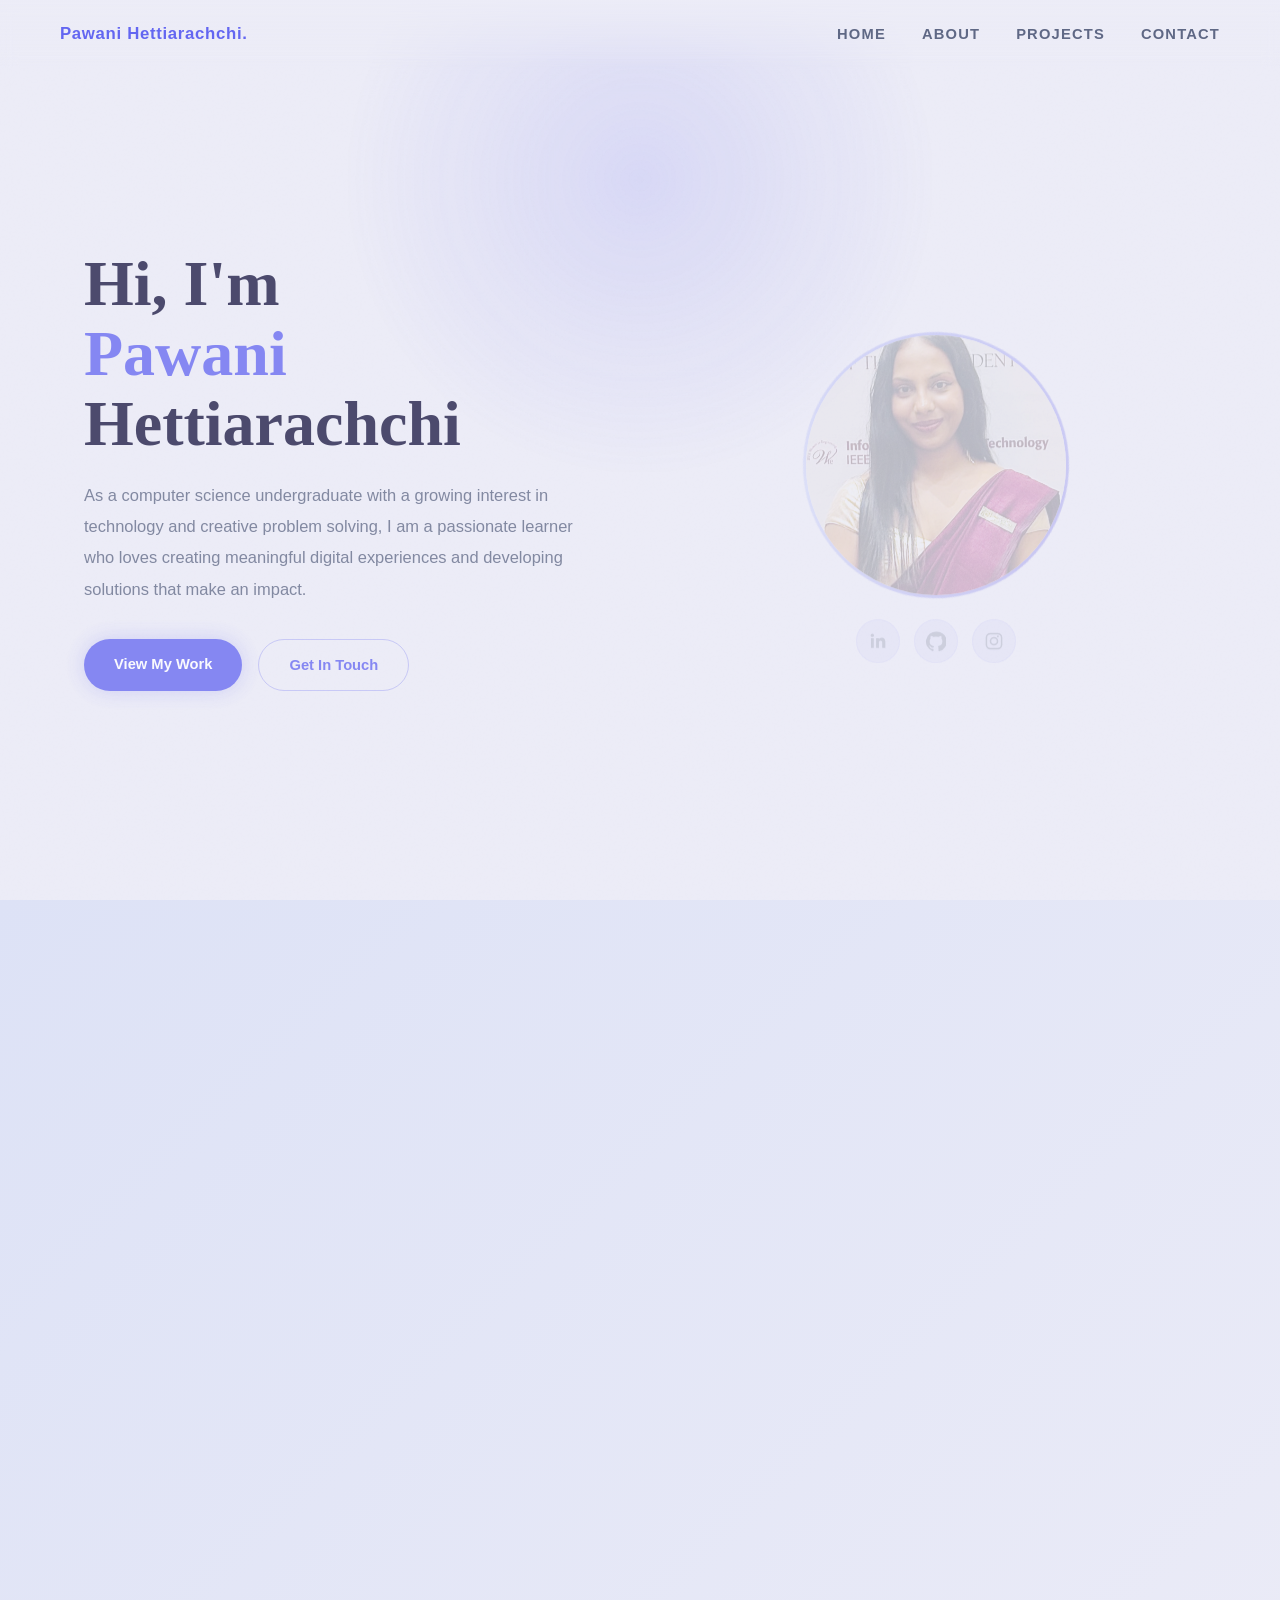
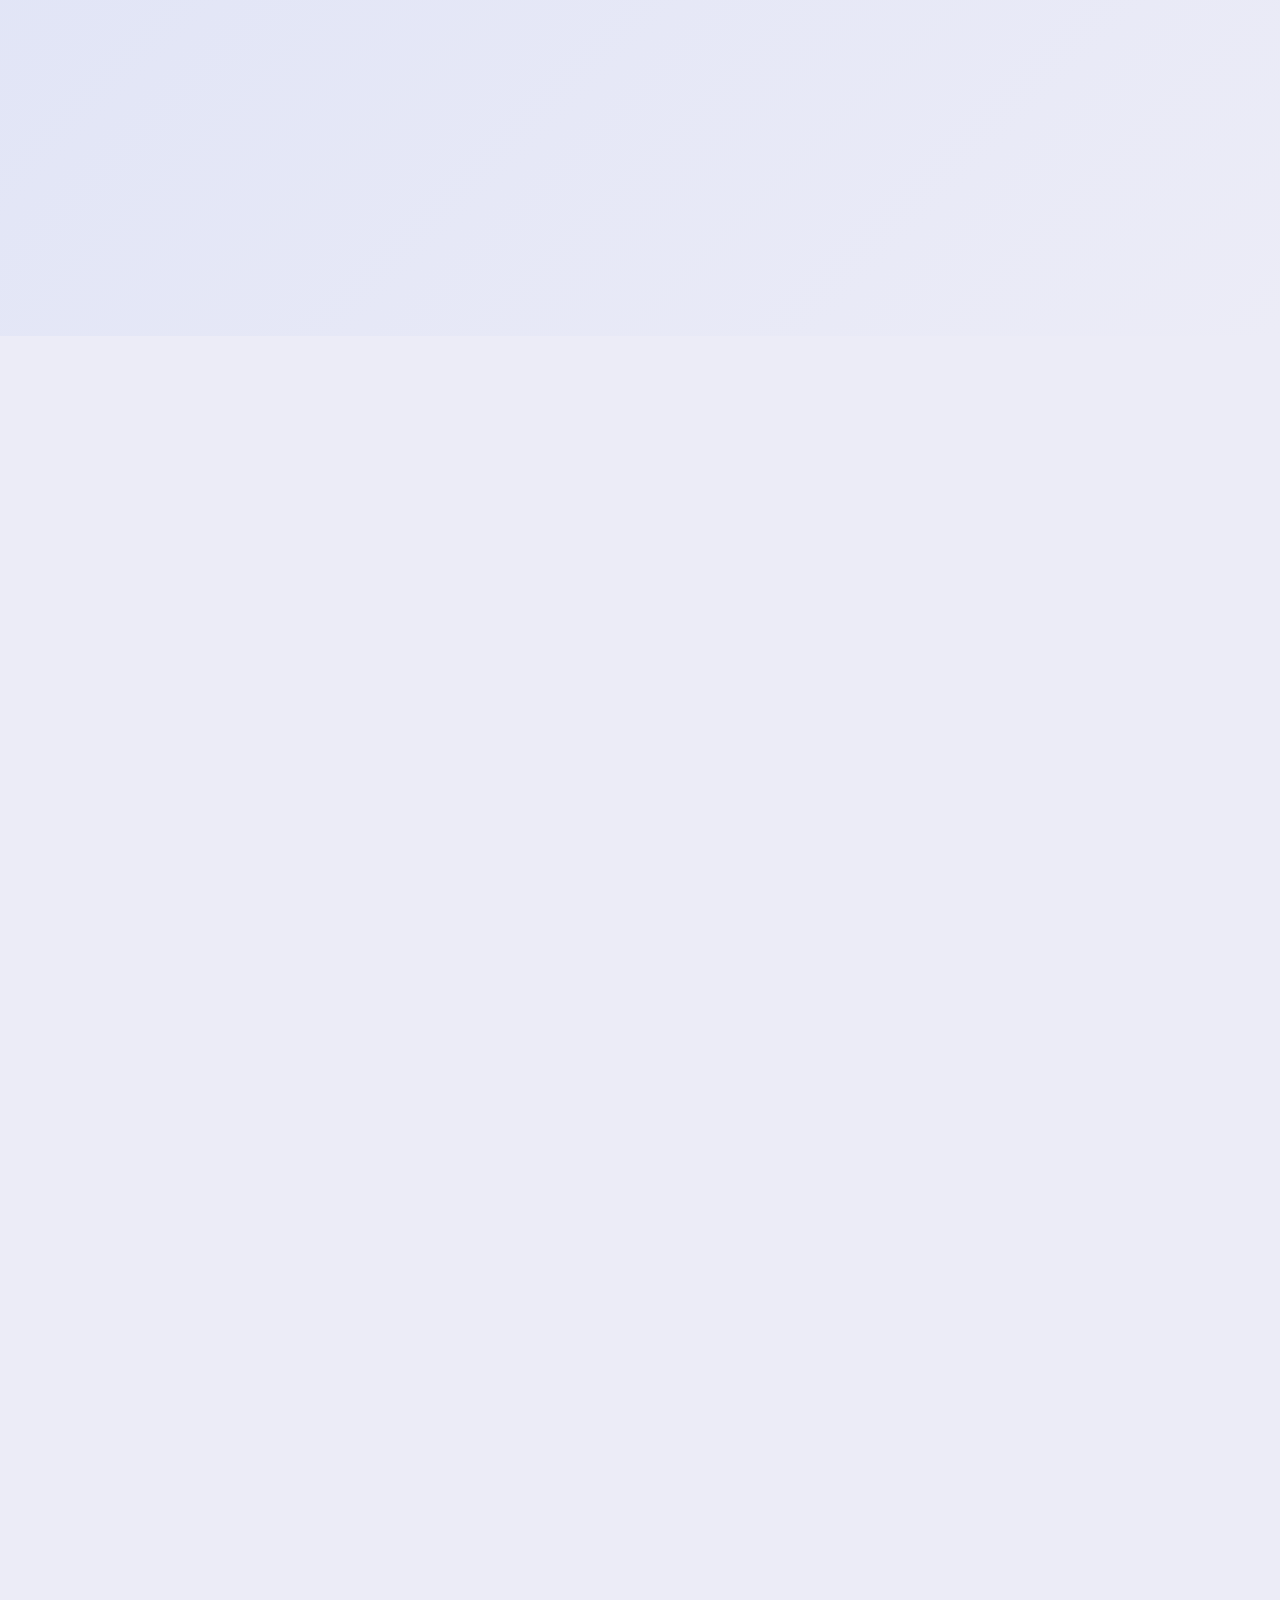
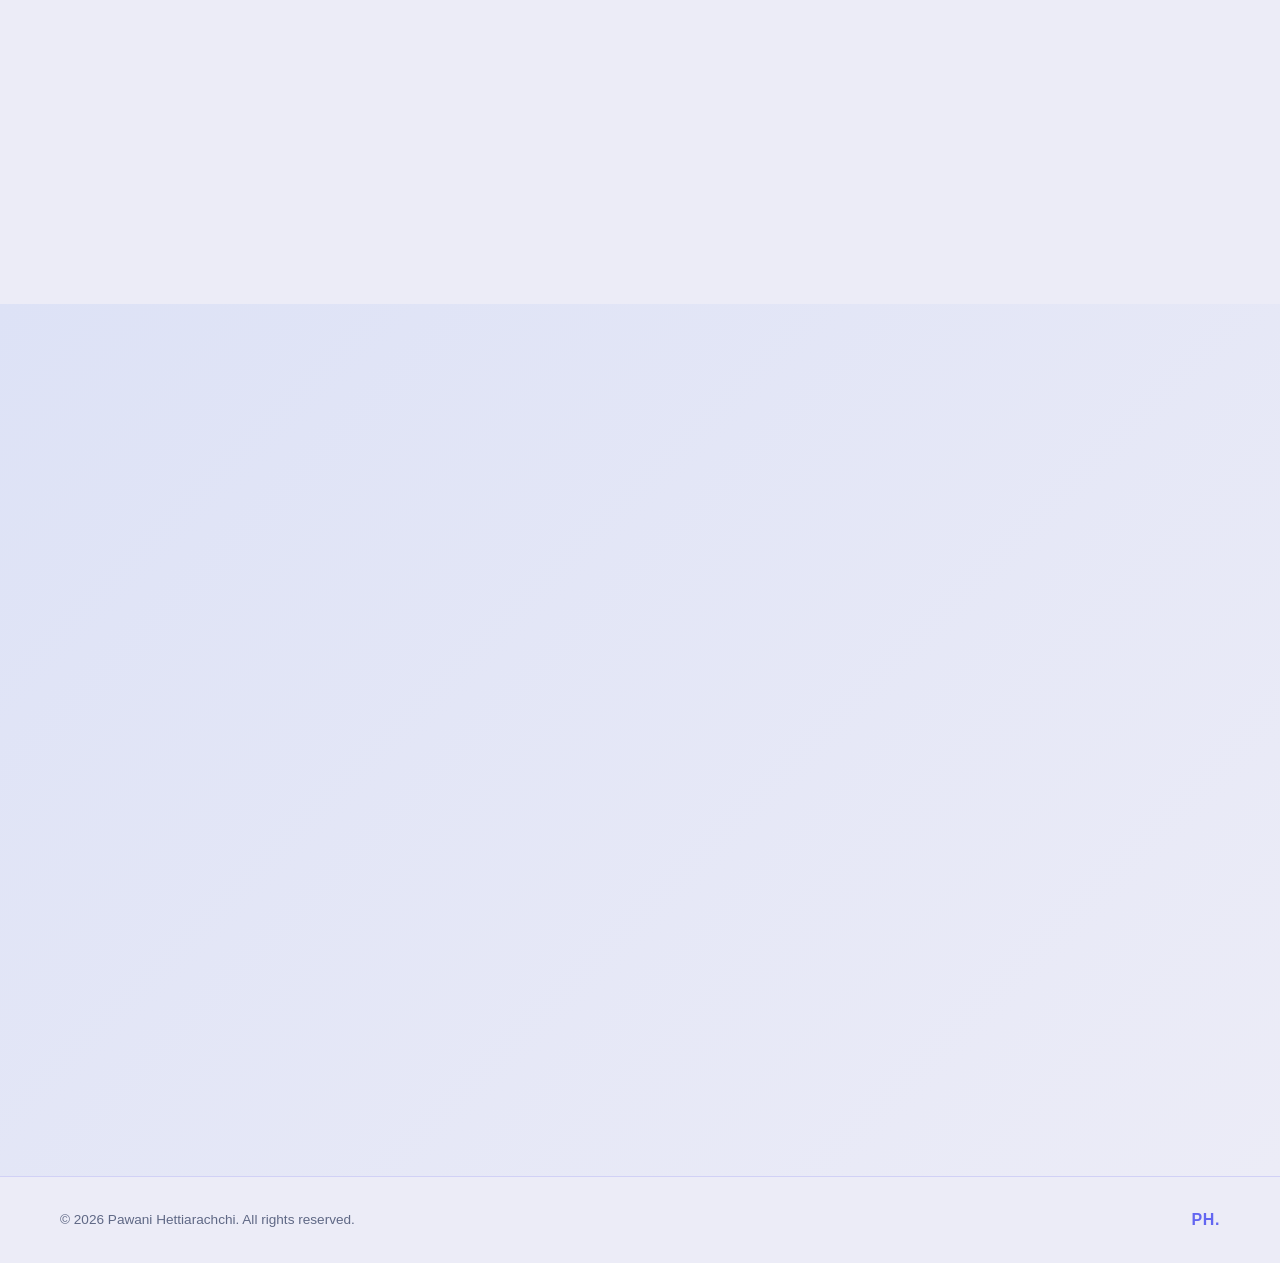
<file: index.html>
<!DOCTYPE html>
<html lang="en">
<head>
  <meta charset="UTF-8" />
  <meta name="viewport" content="width=device-width, initial-scale=1.0" />
  <title>Portfolio Redirect</title>
  <meta http-equiv="refresh" content="0; url=html/index.html" />
</head>
<body>
  <p>If you are not redirected automatically, <a href="html/index.html">open the portfolio</a>.</p>
</body>
</html>
</file>
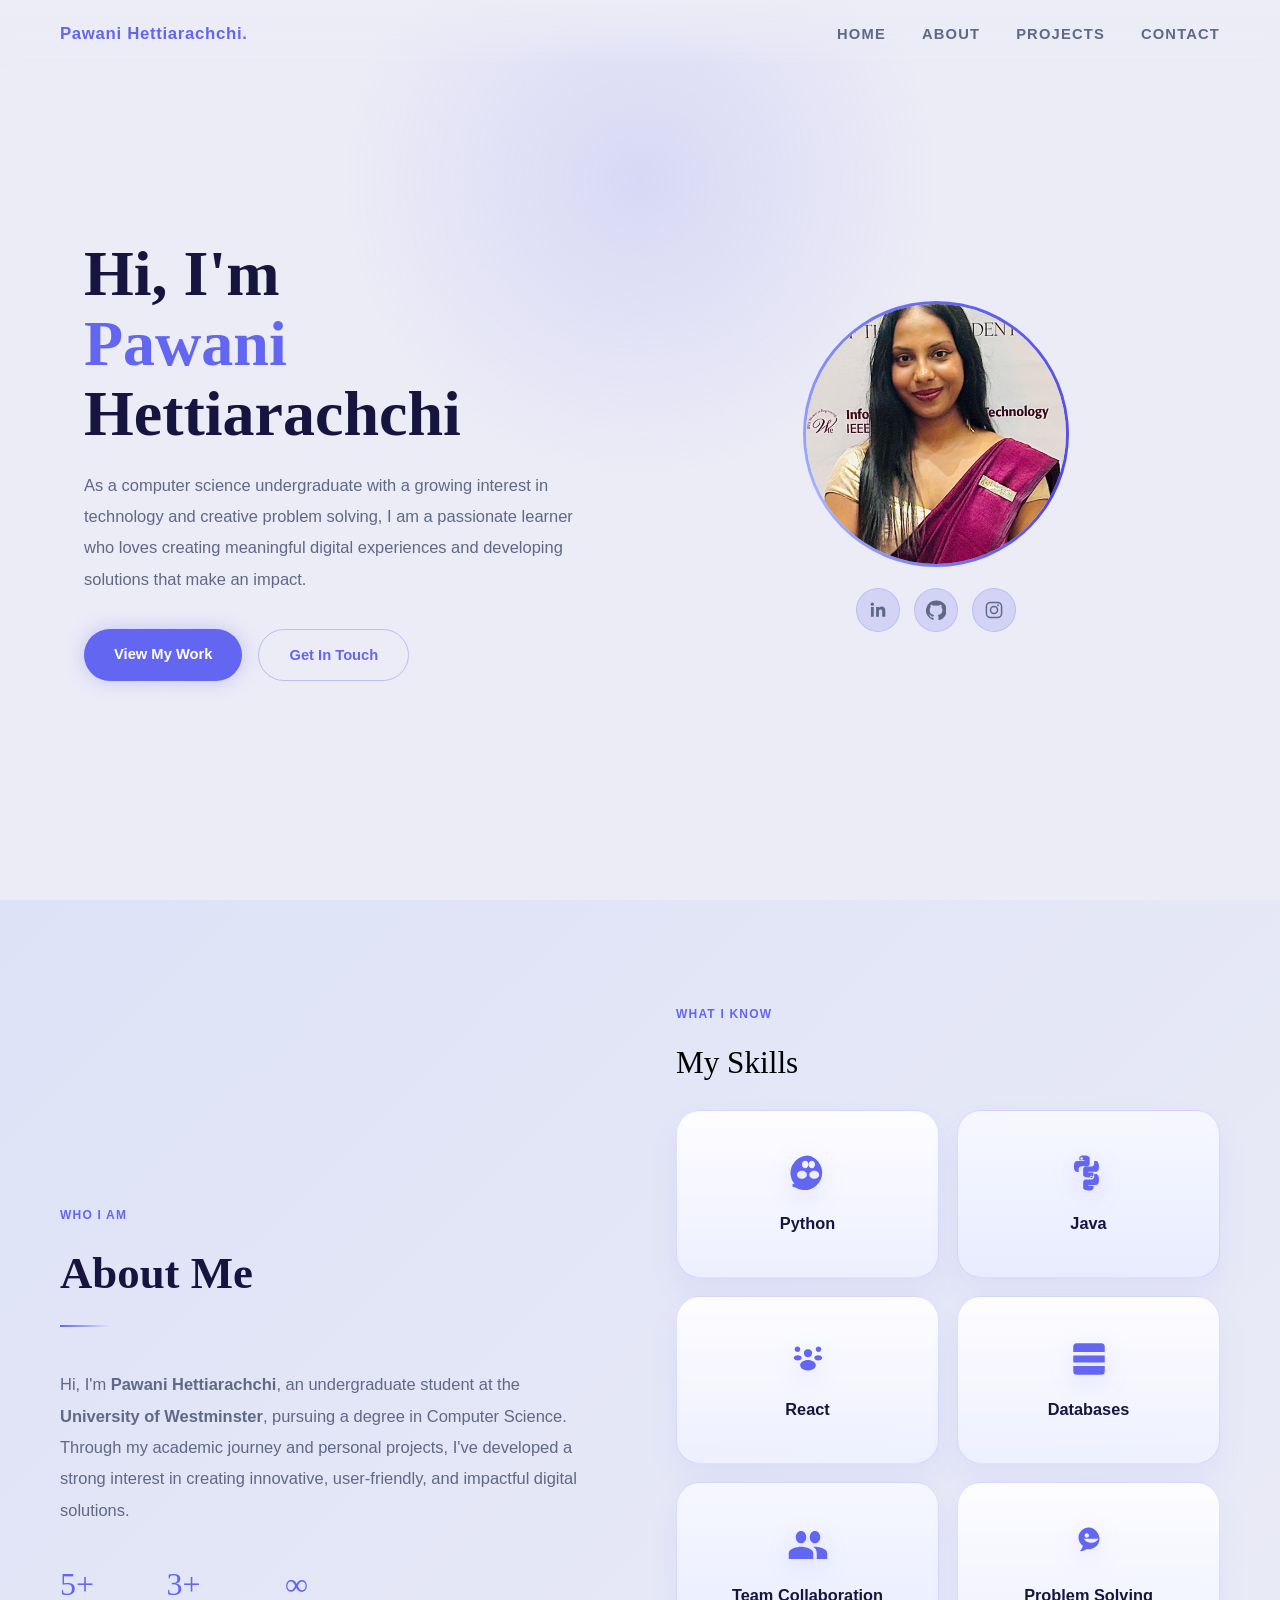
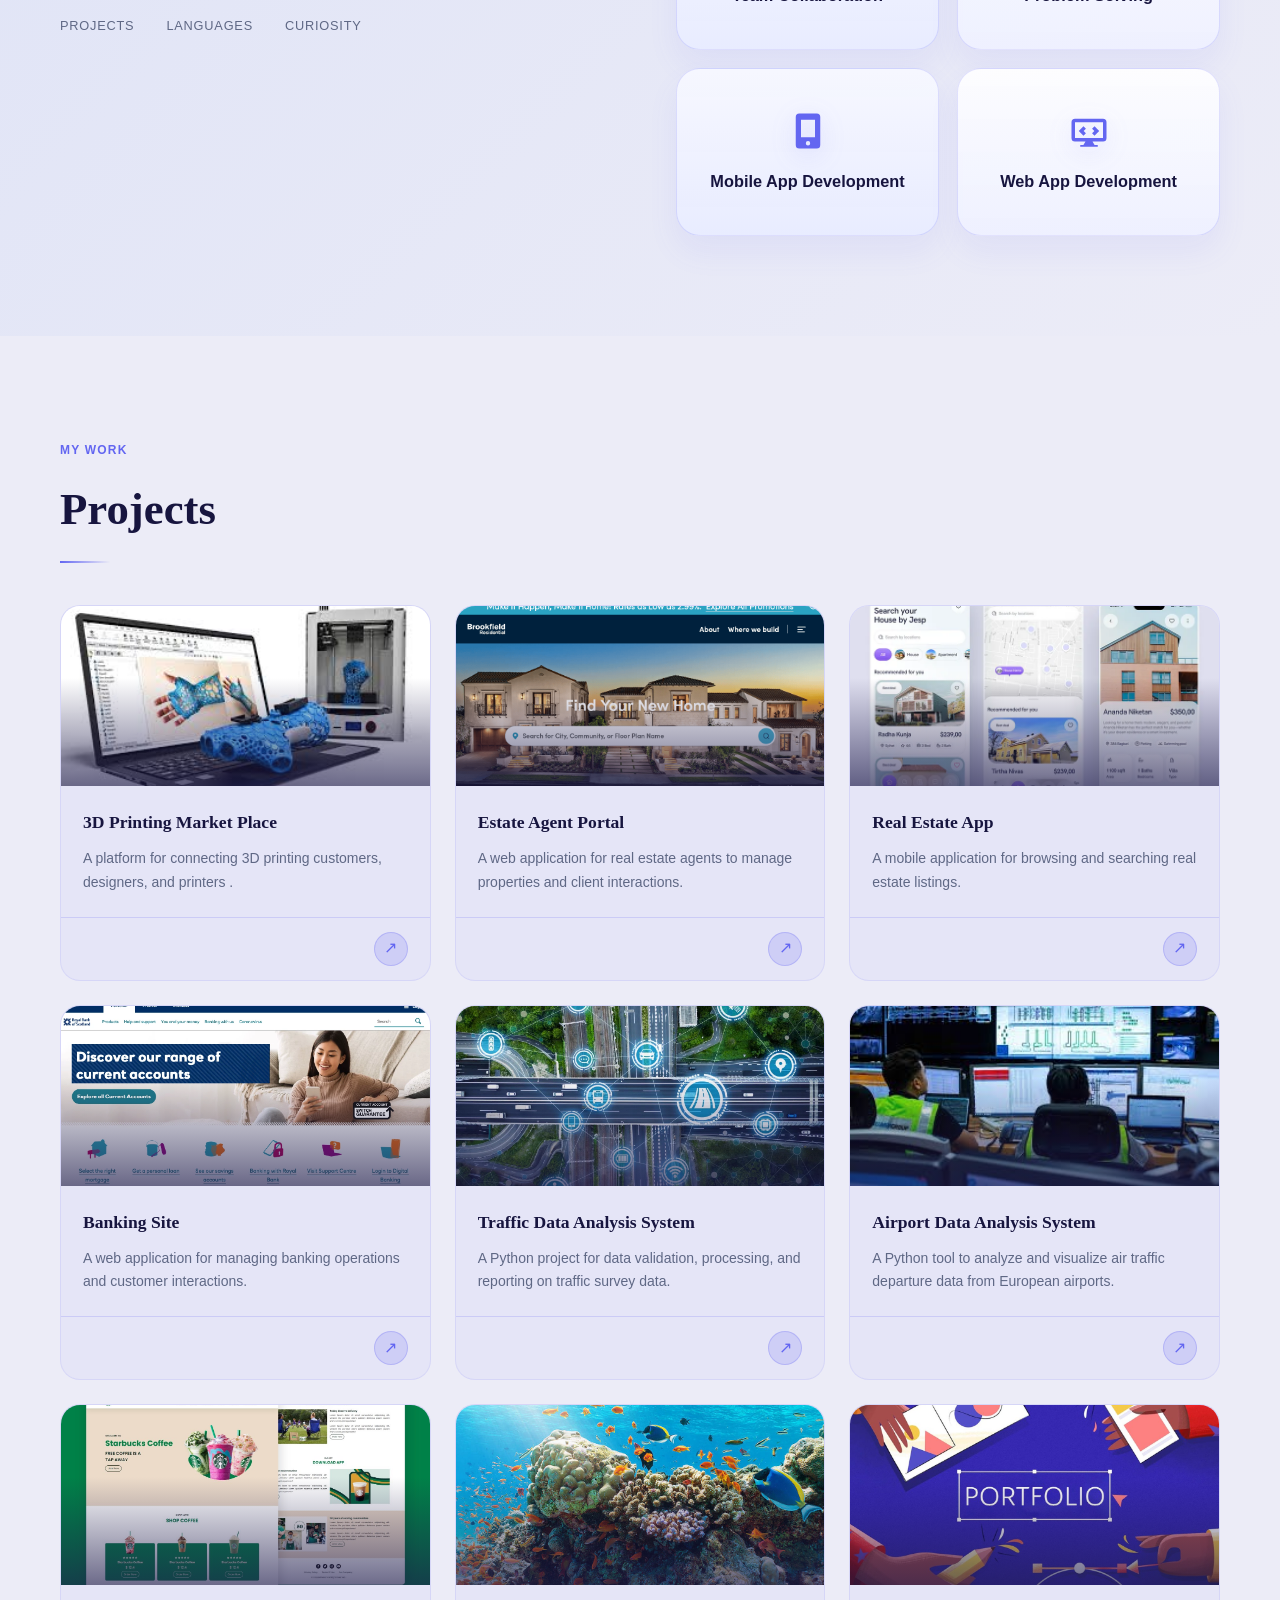
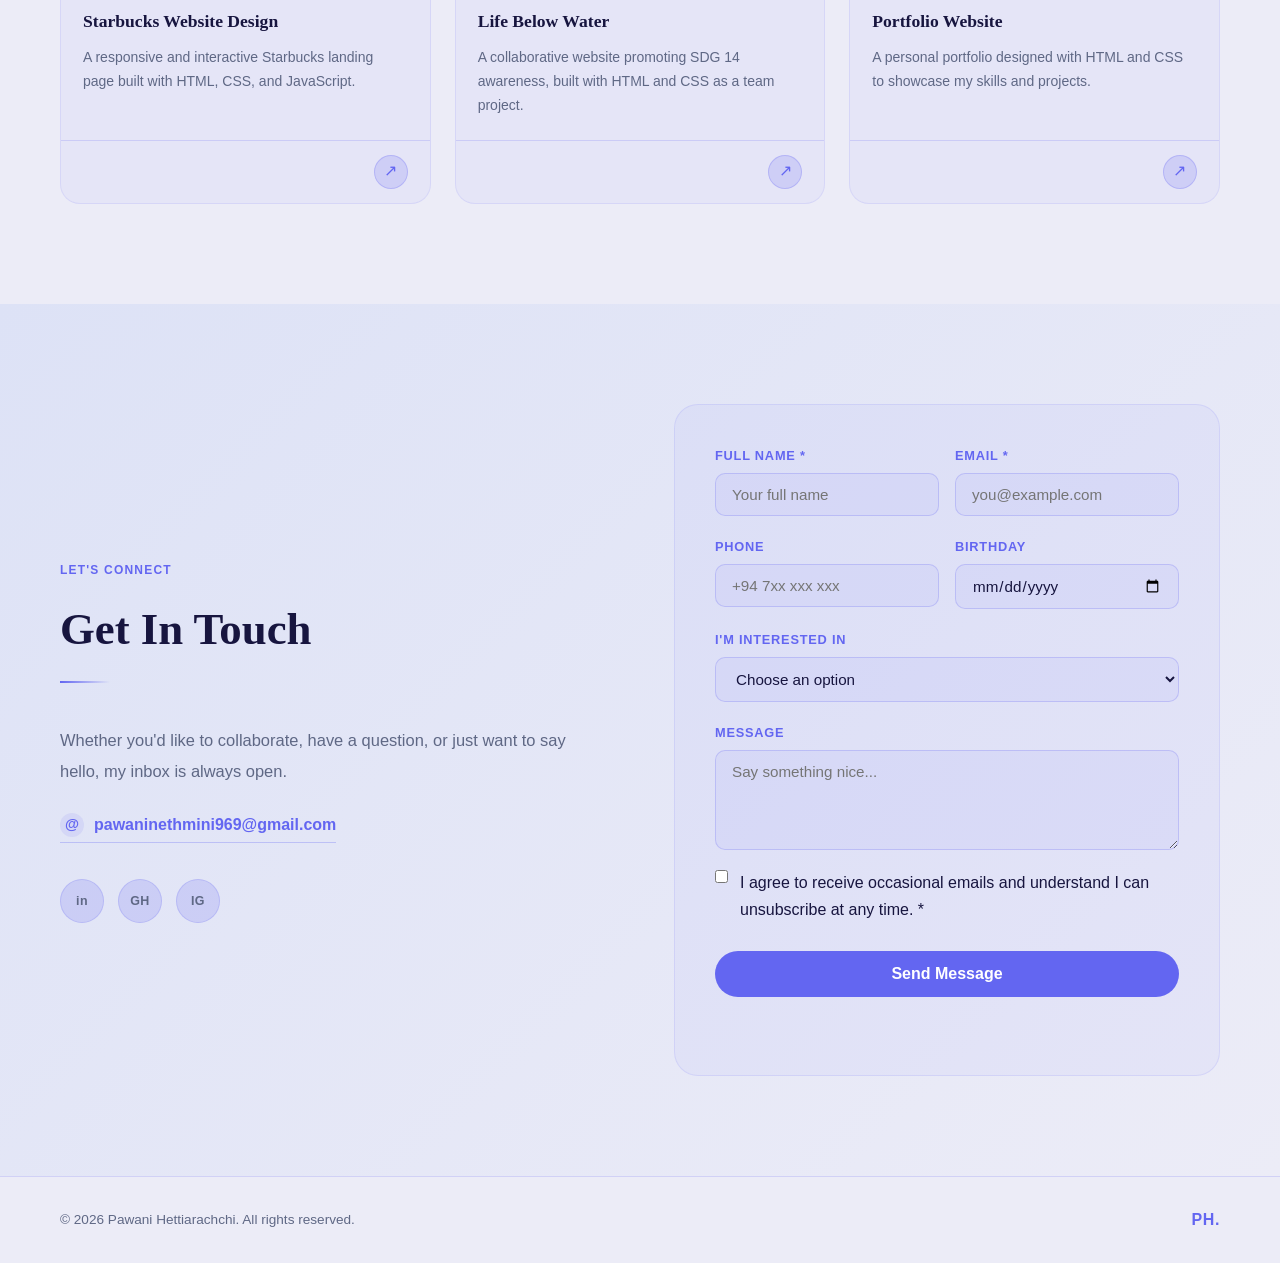
<file: html/index.html>
<!DOCTYPE html>
<html lang="en">
<head>
  <meta charset="UTF-8" />
  <meta name="viewport" content="width=device-width, initial-scale=1.0" />
  <title>Pawani Hettiarachchi - Portfolio</title>
  <link rel="stylesheet" href="styles.css" />
</head>
<body>
  <nav>
    <div class="nav-logo">Pawani Hettiarachchi.</div>
    <ul class="nav-links">
      <li><a href="#home">Home</a></li>
      <li><a href="#about">About</a></li>
      <li><a href="#projects">Projects</a></li>
      <li><a href="#contact">Contact</a></li>
    </ul>
  </nav>

  <section id="home">
    <div class="hero-inner">
      <div class="hero-text reveal">
        <h1>Hi, I'm<br /><span class="accent">Pawani</span><br />Hettiarachchi</h1>
        <p>As a computer science undergraduate with a growing interest in technology and creative problem solving,
           I am a passionate learner who loves creating meaningful digital experiences and developing solutions that make an impact.</p>
        <div class="hero-btns">
          <a href="#projects" class="btn-primary">View My Work</a>
          <a href="#contact" class="btn-ghost">Get In Touch</a>
        </div>
      </div>
      <div class="hero-visual reveal d2">
        <div class="profile-frame"><div class="inner"><img src="../images/Inception..jpg" alt="Pawani Hettiarachchi" /></div></div>
        <div class="socials">
          <a href="https://www.linkedin.com/in/pawani-hettiarachchi-11b244302/" target="_blank" rel="noopener" aria-label="LinkedIn">
            <svg viewBox="0 0 24 24" aria-hidden="true"><path fill="currentColor" d="M6.94 8.5H3.56V20h3.38V8.5ZM5.25 3A2.01 2.01 0 0 0 3.2 5.02c0 1.1.9 2 2.01 2a2 2 0 1 0 .04-4.01ZM20.8 12.87c0-3.46-1.85-5.07-4.32-5.07-1.99 0-2.88 1.09-3.37 1.85V8.5H9.73c.04.76 0 11.5 0 11.5h3.38v-6.42c0-.34.02-.68.13-.92.27-.68.88-1.39 1.91-1.39 1.35 0 1.89 1.03 1.89 2.53V20H20.8v-7.13Z"/></svg>
          </a>
          <a href="https://github.com/Pawani-Nethmini" target="_blank" rel="noopener" aria-label="GitHub">
            <svg viewBox="0 0 24 24" aria-hidden="true"><path fill="currentColor" d="M12 .5a12 12 0 0 0-3.79 23.39c.6.11.82-.26.82-.58v-2.03c-3.34.73-4.04-1.41-4.04-1.41-.55-1.38-1.33-1.75-1.33-1.75-1.09-.74.08-.73.08-.73 1.2.08 1.84 1.23 1.84 1.23 1.07 1.83 2.81 1.3 3.49.99.11-.77.42-1.3.76-1.6-2.67-.31-5.47-1.34-5.47-5.95 0-1.31.47-2.39 1.23-3.23-.12-.3-.53-1.54.12-3.2 0 0 1.01-.32 3.3 1.23a11.4 11.4 0 0 1 6 0c2.29-1.55 3.29-1.23 3.29-1.23.66 1.66.25 2.9.13 3.2.77.84 1.23 1.92 1.23 3.23 0 4.62-2.81 5.64-5.49 5.95.43.37.82 1.1.82 2.22v3.29c0 .32.22.7.83.58A12 12 0 0 0 12 .5Z"/></svg>
          </a>
          <a href="https://instagram.com/nethmini.hettiarachchi" target="_blank" rel="noopener" aria-label="Instagram">
            <svg viewBox="0 0 24 24" aria-hidden="true"><path fill="currentColor" d="M7.75 2h8.5A5.76 5.76 0 0 1 22 7.75v8.5A5.76 5.76 0 0 1 16.25 22h-8.5A5.76 5.76 0 0 1 2 16.25v-8.5A5.76 5.76 0 0 1 7.75 2Zm0 1.8A3.96 3.96 0 0 0 3.8 7.75v8.5a3.96 3.96 0 0 0 3.95 3.95h8.5a3.96 3.96 0 0 0 3.95-3.95v-8.5a3.96 3.96 0 0 0-3.95-3.95h-8.5Zm8.94 1.35a1.11 1.11 0 1 1 0 2.22 1.11 1.11 0 0 1 0-2.22ZM12 6.86A5.14 5.14 0 1 1 6.86 12 5.14 5.14 0 0 1 12 6.86Zm0 1.8A3.34 3.34 0 1 0 15.34 12 3.34 3.34 0 0 0 12 8.66Z"/></svg>
          </a>
        </div>
      </div>
    </div>
  </section>

  <section id="about">
    <div class="about-inner">
      <div>
        <p class="section-label reveal">Who I Am</p>
        <h2 class="section-title reveal d1">About Me</h2>
        <div class="section-divider reveal d2"></div>
        <div class="about-text reveal d3">
          <p>Hi, I'm <strong>Pawani Hettiarachchi</strong>, an undergraduate student at the <strong>University of Westminster</strong>, pursuing a degree in Computer Science.</p>
          <p>Through my academic journey and personal projects, I've developed a strong interest in creating innovative, user-friendly, and impactful digital solutions.</p>
        </div>
        <div class="stats-strip reveal d4">
          <div class="stat"><span class="stat-num">5+</span><span class="stat-label">Projects</span></div>
          <div class="stat"><span class="stat-num">3+</span><span class="stat-label">Languages</span></div>
          <div class="stat"><span class="stat-num">∞</span><span class="stat-label">Curiosity</span></div>
        </div>
      </div>
      <div>
        <p class="section-label reveal">What I Know</p>
        <p class="skills-title reveal d1">My Skills</p>
        <div class="skills-grid">
          <div class="skill-card reveal d1">
            <svg viewBox="0 0 24 24" aria-hidden="true"><path fill="currentColor" d="M11.99 2A9.97 9.97 0 0 0 4.3 18.36c-.39-.06-.77-.12-1.14-.21v1.72c.55.2 1.12.34 1.71.42A9.98 9.98 0 1 0 11.99 2Zm-1.62 3.02c1.1 0 1.84.96 1.84 2.14 0 1.15-.72 2.12-1.83 2.12-1.08 0-1.8-.98-1.8-2.13 0-1.17.75-2.13 1.79-2.13Zm3.78 0c1.11 0 1.84.96 1.84 2.14 0 1.15-.72 2.12-1.83 2.12-1.08 0-1.8-.98-1.8-2.13 0-1.17.75-2.13 1.79-2.13ZM8.55 10.7c1.57 0 2.83 1.02 2.83 2.3 0 1.28-1.26 2.31-2.83 2.31S5.72 14.28 5.72 13c0-1.28 1.26-2.3 2.83-2.3Zm7.03 0c1.56 0 2.82 1.02 2.82 2.3 0 1.28-1.26 2.31-2.82 2.31-1.57 0-2.83-1.03-2.83-2.31s1.26-2.3 2.83-2.3Z"/></svg>
            <p>Python</p>
          </div>
          <div class="skill-card reveal d2">
            <svg viewBox="0 0 24 24" aria-hidden="true"><path fill="currentColor" d="M9.4 2c-3.1 0-2.9 1.34-2.9 1.34l.01 1.39h2.96v.42H5.33S3.35 4.91 3.35 8.2s1.73 3.18 1.73 3.18h1.03V9.93s-.06-1.73 1.7-1.73h2.94s1.65.03 1.65-1.6V3.63S12.66 2 9.4 2Zm-1.63.94a.73.73 0 1 1 0 1.46.73.73 0 0 1 0-1.46Zm7.18 2.21v1.41s.08 1.73-1.7 1.73h-2.94s-1.65-.03-1.65 1.6v2.97S8.4 14.5 11.66 14.5c3.1 0 2.9-1.34 2.9-1.34l-.01-1.39h-2.96v-.42h4.14s1.98.24 1.98-3.05c0-3.3-1.73-3.18-1.73-3.18h-1.03Zm-1.57 8.4a.73.73 0 1 1 0 1.46.73.73 0 0 1 0-1.46ZM11.67 22c3.1 0 2.9-1.34 2.9-1.34l-.01-1.39h-2.96v-.42h4.14s1.98.24 1.98-3.05c0-3.3-1.73-3.18-1.73-3.18h-1.03v1.41s.08 1.73-1.7 1.73h-2.94s-1.65-.03-1.65 1.6v2.97S8.41 22 11.67 22Z"/></svg>
            <p>Java</p>
          </div>
          <div class="skill-card reveal d3">
            <svg viewBox="0 0 24 24" aria-hidden="true"><path fill="currentColor" d="M12 11.07c1.3 0 2.35-1.06 2.35-2.36A2.35 2.35 0 0 0 12 6.36a2.35 2.35 0 0 0-2.35 2.35c0 1.3 1.06 2.36 2.35 2.36Zm0 1.56c-2.48 0-4.49 1.33-4.49 2.98 0 1.66 2.01 3 4.49 3s4.49-1.34 4.49-3c0-1.65-2.01-2.98-4.49-2.98Zm6.01-4.56c.88 0 1.6-.71 1.6-1.6 0-.88-.72-1.6-1.6-1.6-.88 0-1.6.72-1.6 1.6 0 .89.72 1.6 1.6 1.6Zm-12.02 0c.88 0 1.6-.71 1.6-1.6 0-.88-.72-1.6-1.6-1.6-.88 0-1.6.72-1.6 1.6 0 .89.72 1.6 1.6 1.6Zm11.87 1.72c-1.27 0-2.3.69-2.3 1.54 0 .84 1.03 1.53 2.3 1.53 1.27 0 2.3-.69 2.3-1.53 0-.85-1.03-1.54-2.3-1.54Zm-11.72 0c-1.27 0-2.3.69-2.3 1.54 0 .84 1.03 1.53 2.3 1.53 1.27 0 2.3-.69 2.3-1.53 0-.85-1.03-1.54-2.3-1.54Z"/></svg>
            <p>React</p>
          </div>
          <div class="skill-card reveal d4">
            <svg viewBox="0 0 24 24" aria-hidden="true"><path fill="currentColor" d="M5 3h14a2 2 0 0 1 2 2v3H3V5a2 2 0 0 1 2-2Zm-2 7h18v4H3v-4Zm0 6h18v3a2 2 0 0 1-2 2H5a2 2 0 0 1-2-2v-3Z"/></svg>
            <p>Databases</p>
          </div>
          <div class="skill-card reveal d1">
            <svg viewBox="0 0 24 24" aria-hidden="true"><path fill="currentColor" d="M16 11c1.66 0 3-1.57 3-3.5S17.66 4 16 4s-3 1.57-3 3.5 1.34 3.5 3 3.5Zm-8 0c1.66 0 3-1.57 3-3.5S9.66 4 8 4 5 5.57 5 7.5 6.34 11 8 11Zm0 2c-2.33 0-7 1.17-7 3.5V20h14v-3.5C15 14.17 10.33 13 8 13Zm8 0c-.29 0-.62.02-.97.05 1.16.84 1.97 1.95 1.97 3.45V20H23v-3.5c0-2.33-4.67-3.5-7-3.5Z"/></svg>
            <p>Team Collaboration</p>
          </div>
          <div class="skill-card reveal d2">
            <svg viewBox="0 0 24 24" aria-hidden="true"><path fill="currentColor" d="M12 2C8.69 2 6 4.58 6 7.76c0 1.93.98 3.64 2.49 4.73-.2.87-.75 2.17-1.69 3.02 1.5.09 3.02-.52 4.09-1.27.36.08.73.12 1.11.12 3.31 0 6-2.58 6-5.76S15.31 2 12 2Zm-1.25 3.25c.69 0 1.25.56 1.25 1.25s-.56 1.25-1.25 1.25S9.5 7.19 9.5 6.5s.56-1.25 1.25-1.25Zm2.5 5.5c-1.76 0-3.31-.93-4.19-2.34h8.38c-.88 1.41-2.43 2.34-4.19 2.34Z"/></svg>
            <p>Problem Solving</p>
          </div>
          <div class="skill-card reveal d3">
            <svg viewBox="0 0 24 24" aria-hidden="true"><path fill="currentColor" d="M7 2h10a2 2 0 0 1 2 2v16a2 2 0 0 1-2 2H7a2 2 0 0 1-2-2V4a2 2 0 0 1 2-2Zm5 18.25a1.25 1.25 0 1 0 0-2.5 1.25 1.25 0 0 0 0 2.5ZM8 5.5v10h8v-10H8Z"/></svg>
            <p>Mobile App Development</p>
          </div>
          <div class="skill-card reveal d4">
            <svg viewBox="0 0 24 24" aria-hidden="true"><path fill="currentColor" d="M4 5h16a2 2 0 0 1 2 2v9a2 2 0 0 1-2 2h-6l1.2 2H17v1H7v-1h1.8L10 18H4a2 2 0 0 1-2-2V7a2 2 0 0 1 2-2Zm0 2v9h16V7H4Zm4.85 2.3 1.4 1.4-1.3 1.3 1.3 1.3-1.4 1.4-2.7-2.7 2.7-2.7Zm6.3 0 2.7 2.7-2.7 2.7-1.4-1.4 1.3-1.3-1.3-1.3 1.4-1.4Z"/></svg>
            <p>Web App Development</p>
          </div>
        </div>
      </div>
    </div>
  </section>

  <section id="projects">
    <div class="projects-inner">
      <p class="section-label reveal">My Work</p>
      <h2 class="section-title reveal d1">Projects</h2>
      <div class="section-divider reveal d2"></div>
      <div class="projects-grid">
        <a href="https://github.com/Pawani-Nethmini/MODELLE---SDGP" class="project-card reveal d1" target="_blank" rel="noopener">
          <div class="project-img-wrap"><img src="../images/project9" alt="3D printing market place" /><div class="project-overlay"></div></div>
          <div class="project-body"><h3>3D Printing Market Place</h3><p>A platform for connecting 3D printing customers, designers, and printers .</p></div>
          <div class="project-footer"><span class="project-arrow" aria-hidden="true">↗</span></div>
        </a>
        <a href="https://github.com/Pawani-Nethmini/Estate-Agent-Portal" class="project-card reveal d2" target="_blank" rel="noopener">
          <div class="project-img-wrap"><img src="../images/project8" alt="Estate Agent Portal" /><div class="project-overlay"></div></div>
          <div class="project-body"><h3>Estate Agent Portal</h3><p>A web application for real estate agents to manage properties and client interactions.</p></div>
          <div class="project-footer"><span class="project-arrow" aria-hidden="true">↗</span></div>
        </a>
        <a href="https://github.com/Pawani-Nethmini/Real-Estate-App" class="project-card reveal d2" target="_blank" rel="noopener">
          <div class="project-img-wrap"><img src="../images/project7" alt="Real Estate App" /><div class="project-overlay"></div></div>
          <div class="project-body"><h3>Real Estate App</h3><p>A mobile application for browsing and searching real estate listings.</p></div>
          <div class="project-footer"><span class="project-arrow" aria-hidden="true">↗</span></div>
        </a>
        <a href="https://github.com/Pawani-Nethmini/Banking-Site" class="project-card reveal d2" target="_blank" rel="noopener">
          <div class="project-img-wrap"><img src="../images/project6" alt="Banking Site" /><div class="project-overlay"></div></div>
          <div class="project-body"><h3>Banking Site</h3><p>A web application for managing banking operations and customer interactions.</p></div>
          <div class="project-footer"><span class="project-arrow" aria-hidden="true">↗</span></div>
        </a>
        <a href="https://github.com/Pawani-Nethmini/Traffic-Data-Analysis-System" class="project-card reveal d2" target="_blank" rel="noopener">
          <div class="project-img-wrap"><img src="../images/project1 - Copy.jpg" alt="Traffic Data Analysis System" /><div class="project-overlay"></div></div>
          <div class="project-body"><h3>Traffic Data Analysis System</h3><p>A Python project for data validation, processing, and reporting on traffic survey data.</p></div>
          <div class="project-footer"><span class="project-arrow" aria-hidden="true">↗</span></div>
        </a>
        <a href="https://github.com/Pawani-Nethmini/airport-data-analyzer" class="project-card reveal d2" target="_blank" rel="noopener">
          <div class="project-img-wrap"><img src="../images/project2 - Copy.jpg" alt="Airport Data Analysis System" /><div class="project-overlay"></div></div>
          <div class="project-body"><h3>Airport Data Analysis System</h3><p>A Python tool to analyze and visualize air traffic departure data from European airports.</p></div>
          <div class="project-footer"><span class="project-arrow" aria-hidden="true">↗</span></div>
        </a>
        <a href="https://github.com/Pawani-Nethmini/Starbuks-website-design" class="project-card reveal d3" target="_blank" rel="noopener">
          <div class="project-img-wrap"><img src="../images/project3.jpg" alt="Starbucks Website Design" /><div class="project-overlay"></div></div>
          <div class="project-body"><h3>Starbucks Website Design</h3><p>A responsive and interactive Starbucks landing page built with HTML, CSS, and JavaScript.</p></div>
          <div class="project-footer"><span class="project-arrow" aria-hidden="true">↗</span></div>
        </a>
        <a href="https://github.com/yasiramnd/web" class="project-card reveal d4" target="_blank" rel="noopener">
          <div class="project-img-wrap"><img src="../images/project4.jpg" alt="Life Below Water" /><div class="project-overlay"></div></div>
          <div class="project-body"><h3>Life Below Water</h3><p>A collaborative website promoting SDG 14 awareness, built with HTML and CSS as a team project.</p></div>
          <div class="project-footer"><span class="project-arrow" aria-hidden="true">↗</span></div>
        </a>
        <a href="#" class="project-card reveal d5">
          <div class="project-img-wrap"><img src="../images/project5.jpg" alt="Portfolio Website" /><div class="project-overlay"></div></div>
          <div class="project-body"><h3>Portfolio Website</h3><p>A personal portfolio designed with HTML and CSS to showcase my skills and projects.</p></div>
          <div class="project-footer"><span class="project-arrow" aria-hidden="true">↗</span></div>
        </a>
      </div>
    </div>
  </section>

  <section id="contact">
    <div class="contact-inner">
      <div>
        <p class="section-label reveal">Let's Connect</p>
        <h2 class="section-title reveal d1">Get In Touch</h2>
        <div class="section-divider reveal d2"></div>
        <p class="contact-copy reveal d3">Whether you'd like to collaborate, have a question, or just want to say hello, my inbox is always open.</p>
        <a href="mailto:pawaninethmini969@gmail.com" class="contact-email-link reveal d4"><span class="mail-icon" aria-hidden="true">@</span><span>pawaninethmini969@gmail.com</span></a>
        <div class="contact-social reveal d5">
          <a href="https://linkedin.com/in/pawani-hettiarachchi" target="_blank" rel="noopener" aria-label="LinkedIn"><span class="icon-text">in</span></a>
          <a href="https://github.com/Pawani-Nethmini" target="_blank" rel="noopener" aria-label="GitHub"><span class="icon-text">GH</span></a>
          <a href="https://instagram.com/nethmini.hettiarachchi" target="_blank" rel="noopener" aria-label="Instagram"><span class="icon-text">IG</span></a>
        </div>
      </div>
      <div class="contact-form reveal d2">
        <form id="contactForm" data-sheet-url="https://script.google.com/u/0/home/projects/1mECjuTAQWVbBwRVSkh5rDhoPURNAuSljsP52da4Q8_VYpczX9BBvEovl/edit" aria-label="Contact form">
          <input type="hidden" id="submittedAt" name="submittedAt" />
          <input type="hidden" name="source" value="portfolio-contact-form" />
          <div class="form-row">
            <div class="form-group"><label for="fullname">Full Name *</label><input id="fullname" name="fullname" type="text" placeholder="Your full name" required autocomplete="name" /></div>
            <div class="form-group"><label for="email">Email *</label><input id="email" name="email" type="email" placeholder="you@example.com" required autocomplete="email" /></div>
          </div>
          <div class="form-row">
            <div class="form-group"><label for="phone">Phone</label><input id="phone" name="phone" type="tel" placeholder="+94 7xx xxx xxx" autocomplete="tel" /></div>
            <div class="form-group"><label for="birthday">Birthday</label><input id="birthday" name="birthday" type="date" max="2026-12-31" autocomplete="bday" /></div>
          </div>
          <div class="form-group">
            <label for="interest">I'm interested in</label>
            <select id="interest" name="interest" required>
              <option value="">Choose an option</option>
              <option value="research">Your works</option>
              <option value="projects">Project updates</option>
              <option value="volunteering">Volunteering</option>
              <option value="research">Research and publications</option>
              <option value="research">Other</option>
            </select>
          </div>
          <div class="form-group"><label for="message">Message</label><textarea id="message" name="message" placeholder="Say something nice..."></textarea></div>
          <div class="checkbox-row"><input id="consent" name="consent" type="checkbox" required /><label for="consent">I agree to receive occasional emails and understand I can unsubscribe at any time. *</label></div>
          <button type="submit" class="submit-btn">Send Message</button>
          <p class="form-status" id="formStatus" aria-live="polite"></p>
        </form>
      </div>
    </div>
  </section>

  <footer><p>&copy; 2026 Pawani Hettiarachchi. All rights reserved.</p><span class="footer-mark">PH.</span></footer>

  <script src="script.js"></script>
</body>
</html>
</file>
<file: html/styles.css>
:root{--mint:#6366f1;--mint2:#4f46e5;--dark:#ececf7;--soft:#dde2f6;--ink:#17153f;--muted:#5f6885;--glass:rgba(99,102,241,.12);--glass2:rgba(99,102,241,.18)}
*{margin:0;padding:0;box-sizing:border-box}
html{scroll-behavior:smooth}
body{font-family:Verdana,Geneva,Tahoma,sans-serif;background:var(--dark);color:var(--ink);line-height:1.65;overflow-x:hidden}
body::before{content:"";position:fixed;inset:0;background-image:url("data:image/svg+xml,%3Csvg viewBox='0 0 512 512' xmlns='http://www.w3.org/2000/svg'%3E%3Cfilter id='n'%3E%3CfeTurbulence type='fractalNoise' baseFrequency='0.75' numOctaves='4' stitchTiles='stitch'/%3E%3C/filter%3E%3Crect width='100%25' height='100%25' filter='url(%23n)' opacity='0.04'/%3E%3C/svg%3E");opacity:.15;pointer-events:none}
nav{position:fixed;top:0;width:100%;padding:20px 60px;display:flex;justify-content:space-between;align-items:center;z-index:10;background:linear-gradient(to bottom,rgba(236,236,247,.96),rgba(236,236,247,0));backdrop-filter:blur(8px)}
.nav-logo,.footer-mark{font-weight:800;letter-spacing:.04em;color:var(--mint)}
.nav-logo{font-size:1.05rem}
.nav-links{display:flex;gap:36px;list-style:none}
.nav-links a{text-decoration:none;color:var(--muted);font-size:.92rem;font-weight:600;letter-spacing:.08em;text-transform:uppercase}
section{padding:100px 60px;position:relative}
#home{min-height:100vh;display:flex;align-items:center;padding-top:120px}
#home::after{content:"";position:absolute;top:20%;left:50%;transform:translate(-50%,-50%);width:600px;height:600px;background:radial-gradient(circle,rgba(99,102,241,.14),transparent 70%);animation:pulse 6s ease-in-out infinite alternate}
@keyframes pulse{from{transform:translate(-50%,-50%) scale(1)}to{transform:translate(-50%,-50%) scale(1.2)}}
.hero-inner,.about-inner,.projects-inner,.contact-inner{max-width:1200px;margin:0 auto;position:relative;z-index:1}
.hero-inner,.about-inner,.contact-inner{display:grid;grid-template-columns:1fr 1fr;gap:72px;align-items:center}
.hero-tag,.section-label{display:inline-flex;gap:8px;align-items:center;color:var(--mint);text-transform:uppercase;font-weight:700;letter-spacing:.1em}
.hero-tag{background:var(--glass2);border:1px solid rgba(99,102,241,.2);padding:6px 16px;border-radius:999px;font-size:.78rem;margin-bottom:24px}
.dot{width:7px;height:7px;border-radius:50%;background:var(--mint);animation:blink 1.4s ease infinite}
@keyframes blink{50%{opacity:.25}}
h1,h2,.skills-title,.project-body h3,.stat-num{font-family:Georgia,"Times New Roman",serif}
h1{font-size:clamp(2.8rem,5vw,4.2rem);line-height:1.1;margin-bottom:20px}
.accent{color:var(--mint)}
.hero-text p,.about-text p,.contact-copy{color:var(--muted);font-size:1.03rem;line-height:1.9;font-weight:500}
.hero-text p{max-width:520px;margin-bottom:34px}
.hero-btns{display:flex;gap:16px;flex-wrap:wrap}
.btn-primary,.btn-ghost{padding:13px 30px;border-radius:999px;text-decoration:none;font-size:.92rem;transition:.3s}
.btn-primary{background:var(--mint);color:#fff;font-weight:700;box-shadow:0 0 20px rgba(99,102,241,.3)}
.btn-ghost{border:1px solid rgba(99,102,241,.35);color:var(--mint);font-weight:600}
.hero-visual{display:flex;flex-direction:column;align-items:center;gap:24px}
.profile-frame{position:relative;width:260px;height:260px;margin-top:16px}
.profile-frame::before{content:"";position:absolute;inset:-3px;background:conic-gradient(var(--mint),var(--mint2),#a5b4fc,var(--mint));border-radius:50%;animation:spin 6s linear infinite}
@keyframes spin{to{transform:rotate(360deg)}}
.profile-frame .inner{position:relative;z-index:1;width:100%;height:100%;border-radius:50%;overflow:hidden;background:#e8e9ff}
.profile-frame img{width:100%;height:100%;object-fit:cover;object-position:center 20%}
.socials,.contact-social{display:flex;gap:14px}
.socials a,.contact-social a{width:44px;height:44px;border-radius:50%;display:flex;align-items:center;justify-content:center;background:var(--glass2);border:1px solid rgba(99,102,241,.2);color:var(--muted);text-decoration:none}
.socials a svg,.contact-social a svg{width:20px;height:20px;display:block}
.icon-text{font-size:.78rem;font-weight:800;letter-spacing:.04em}
.section-label{font-size:.75rem;margin-bottom:12px}
.section-title{font-size:clamp(2rem,3.5vw,3rem);margin-bottom:14px}
.section-divider{width:50px;height:2px;background:linear-gradient(90deg,var(--mint),transparent);margin-bottom:42px}
#about,#contact{background:linear-gradient(135deg,var(--soft),var(--dark))}
.stats-strip{display:flex;gap:32px;margin-top:32px;flex-wrap:wrap}
.stat{display:flex;flex-direction:column;gap:4px}
.stat-num{font-size:2rem;color:var(--mint)}
.stat-label{font-size:.8rem;color:var(--muted);text-transform:uppercase;letter-spacing:.06em}
.skills-title{font-size:1.95rem;margin-bottom:22px;color:#000;text-shadow:none}
.skills-grid{display:grid;grid-template-columns:repeat(2,minmax(0,1fr));gap:18px}
.skill-card{background:linear-gradient(180deg,rgba(255,255,255,.9),rgba(238,240,255,.92));border:1px solid rgba(99,102,241,.18);border-radius:24px;min-height:168px;padding:26px 18px;display:flex;flex-direction:column;align-items:center;justify-content:center;gap:18px;text-align:center;box-shadow:0 16px 30px rgba(99,102,241,.08);transition:transform .28s ease,box-shadow .28s ease,border-color .28s ease,background .28s ease}
.skill-card:nth-child(2),.skill-card:nth-child(5),.skill-card:nth-child(7){background:linear-gradient(180deg,rgba(247,248,255,.96),rgba(232,236,255,.95))}
.skill-card:hover{transform:translateY(-6px);border-color:rgba(99,102,241,.35);box-shadow:0 18px 34px rgba(99,102,241,.14)}
.skill-card svg{width:42px;height:42px;color:var(--mint);filter:drop-shadow(0 6px 12px rgba(99,102,241,.16))}
.skill-card p{font-size:1.02rem;line-height:1.45;font-weight:600;color:var(--ink)}
.projects-grid{display:grid;grid-template-columns:repeat(3,1fr);gap:24px}
.project-card{background:rgba(99,102,241,.05);border:1px solid rgba(99,102,241,.1);border-radius:20px;overflow:hidden;text-decoration:none;color:inherit;display:flex;flex-direction:column}
.project-img-wrap{height:180px;position:relative;overflow:hidden}
.project-img-wrap img{width:100%;height:100%;object-fit:cover}
.project-overlay{position:absolute;inset:0;background:linear-gradient(to top,rgba(30,27,75,.65),transparent 60%)}
.project-body{padding:22px;flex:1}
.project-body h3{font-size:1.1rem;margin-bottom:10px}
.project-body p{font-size:.875rem;color:var(--muted);line-height:1.7}
.project-footer{padding:14px 22px;border-top:1px solid rgba(99,102,241,.2);display:flex;justify-content:flex-end}
.project-arrow{width:34px;height:34px;border-radius:50%;display:flex;align-items:center;justify-content:center;background:var(--glass2);border:1px solid rgba(99,102,241,.25);color:var(--mint)}
.contact-email-link{display:inline-flex;gap:10px;align-items:center;color:var(--mint);font-weight:700;text-decoration:none;border-bottom:1px solid rgba(99,102,241,.3);padding-bottom:4px;margin:24px 0 36px}
.mail-icon{width:24px;height:24px;border-radius:50%;display:inline-flex;align-items:center;justify-content:center;background:rgba(99,102,241,.1);font-size:.9rem;font-weight:800}
.contact-form{background:rgba(99,102,241,.05);border:1px solid rgba(99,102,241,.12);border-radius:24px;padding:40px}
.form-row{display:flex;gap:16px}
.form-group{display:flex;flex-direction:column;gap:7px;flex:1;margin-bottom:20px}
.form-group label{font-size:.8rem;color:var(--mint);letter-spacing:.06em;text-transform:uppercase;font-weight:700}
.form-group input,.form-group select,.form-group textarea{background:rgba(99,102,241,.06);border:1px solid rgba(99,102,241,.25);border-radius:10px;padding:12px 16px;color:var(--ink);font-family:Verdana,Geneva,Tahoma,sans-serif;font-size:.95rem}
.form-group textarea{min-height:100px;resize:vertical}
.checkbox-row{display:flex;gap:12px;align-items:flex-start;margin-bottom:28px}
.submit-btn{width:100%;padding:14px;background:var(--mint);color:#fff;border:none;border-radius:999px;font-family:Verdana,Geneva,Tahoma,sans-serif;font-weight:700;font-size:1rem}
.submit-btn:disabled{opacity:.78;cursor:not-allowed}
.form-status{min-height:24px;margin-top:14px;font-size:.92rem;font-weight:600;color:var(--muted)}
.form-status.success{color:#157347}
.form-status.error{color:#b42318}
footer{border-top:1px solid rgba(99,102,241,.2);padding:30px 60px;display:flex;justify-content:space-between;align-items:center}
footer p{font-size:.85rem;color:var(--muted)}
.reveal{opacity:0;transform:translateY(40px);transition:opacity .7s ease,transform .7s ease}
.reveal.visible{opacity:1;transform:none}
.d1{transition-delay:.1s}.d2{transition-delay:.2s}.d3{transition-delay:.3s}.d4{transition-delay:.4s}.d5{transition-delay:.5s}
@media (max-width:960px){nav{padding:18px 30px}section{padding:80px 30px}footer{padding:24px 30px}#home{padding:120px 30px 80px}.hero-inner,.about-inner,.contact-inner{grid-template-columns:1fr;gap:48px}.hero-inner{text-align:center}.hero-visual{order:-1}.hero-text p{max-width:100%}.hero-btns{justify-content:center}.projects-grid{grid-template-columns:1fr 1fr}}
@media (max-width:600px){.nav-links{display:none}.projects-grid,.skills-grid{grid-template-columns:1fr}.form-row{flex-direction:column}.skill-card{min-height:150px}}
</file>
